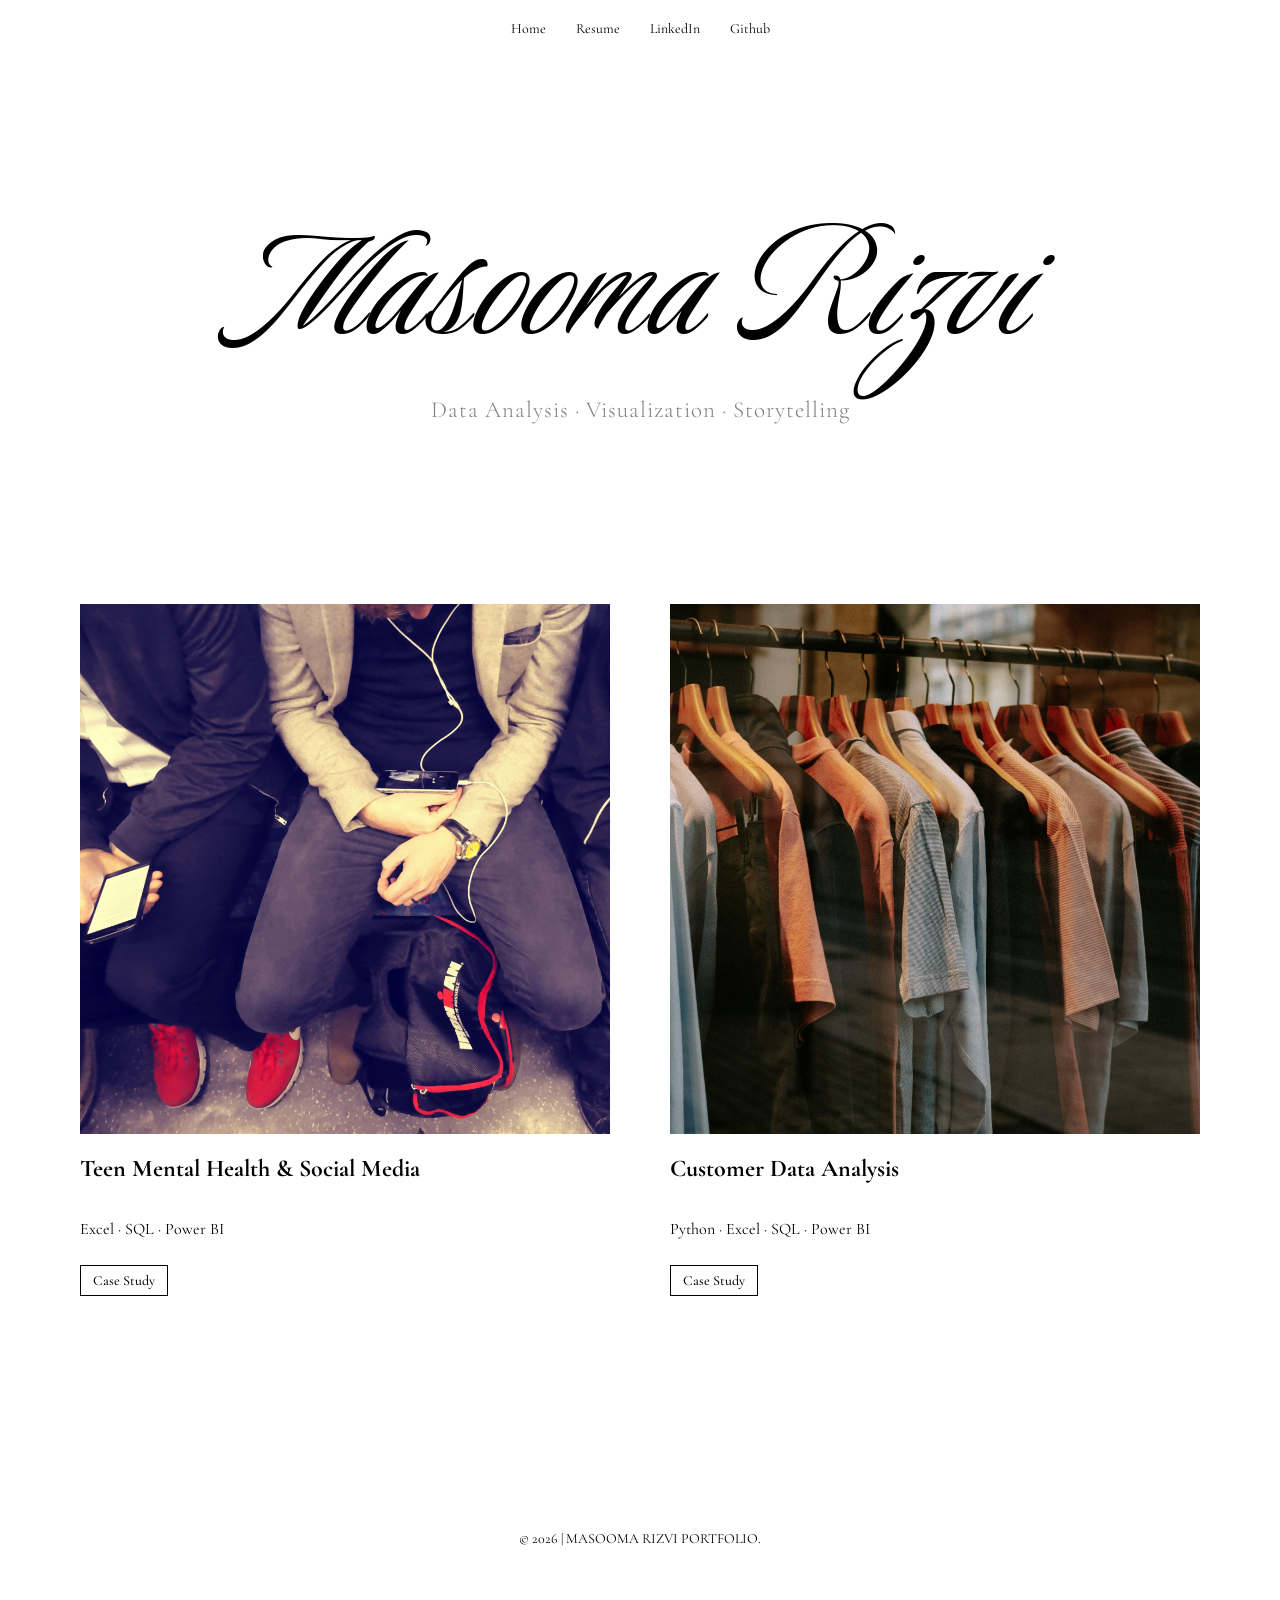
<file: index.html>
<!DOCTYPE html>
<html lang="en">
<head>
  <meta charset="UTF-8" />
  <meta name="viewport" content="width=device-width, initial-scale=1.0"/>
  <title>Masooma Rizvi Portfolio</title>
  <link href="https://fonts.googleapis.com/css2?family=Cormorant+Garamond:wght@400;700&display=swap" rel="stylesheet">
  <link rel="stylesheet" href="css/styles.css" />
  <link rel="icon" type="image/x-icon" href="Images/logo.png">
</head>
 <header class="nav-container">
  <a href="index.html" class="logo">MASOOMA RIZVI</a>
  <nav class="nav">
  <ul>
    <li><a href="index.html">Home</a></li>
    <li><a href="Masooma_Rizvi_Resume_Website.pdf" target="_blank">Resume</a></li>
    <li><a href="https://www.linkedin.com/in/masooma-r-2693ab368" target="_blank">LinkedIn</a></li>
    <li><a href="https://github.com/msm-rzv" target="_blank">Github</a></li>
  </ul>
</nav>
</header>
<body>

<header class="intro">
  <h1>Masooma Rizvi</h1>
  <p class="tagline">Data Analysis · Visualization · Storytelling</p>
</header>

<section class="projects">

  <div class="project-wrapper">
    <div class="project">
      <a href="TeenMentalHealth.html">
        <img src="Images/TeenMentalHealth.jpg" alt="Teen Mental Health project image">
      </a>
    </div>
    <h2 class="project-title">Teen Mental Health & Social Media</h2>
    <p class="project-description">Excel · SQL · Power BI</p>
    <div class="buttons">
      <a href="TeenMentalHealth.html">Case Study</a>
    </div>
  </div>


<div class="project-wrapper">
  <div class="project">
    <a href="CustomerAnalysis.html">
    <img src="Images/CustomerAnalysis.jpg" alt="Customer Analysis project image">
    </a>
  </div>
  <h2 class="project-title">Customer Data Analysis</h2>
  <p class="project-description">Python · Excel · SQL · Power BI </p>
  <div class="buttons">
    <a href="CustomerAnalysis.html">Case Study</a>
  </div>
</div>

</section>

<footer class="site-footer">
  <p>&copy; 2026 | MASOOMA RIZVI PORTFOLIO.</p>
</footer>

</body>
</html>
</file>
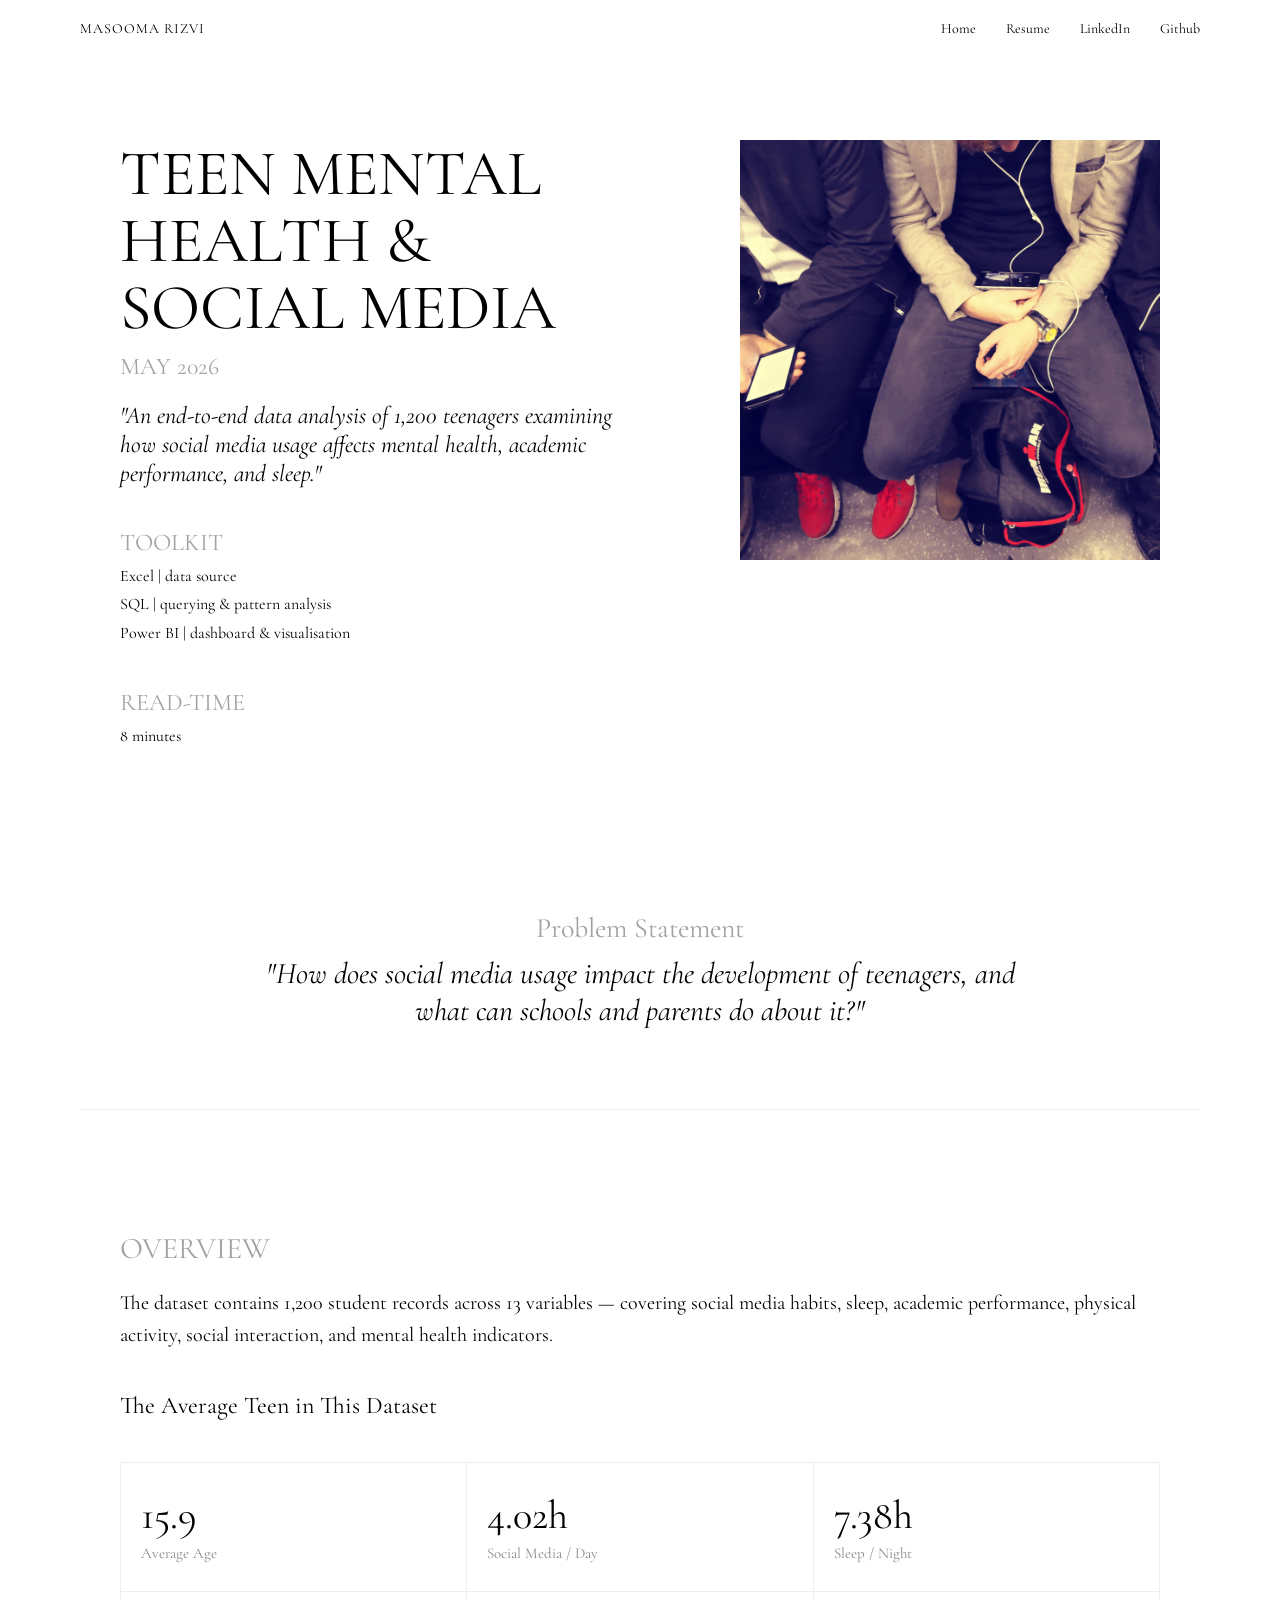
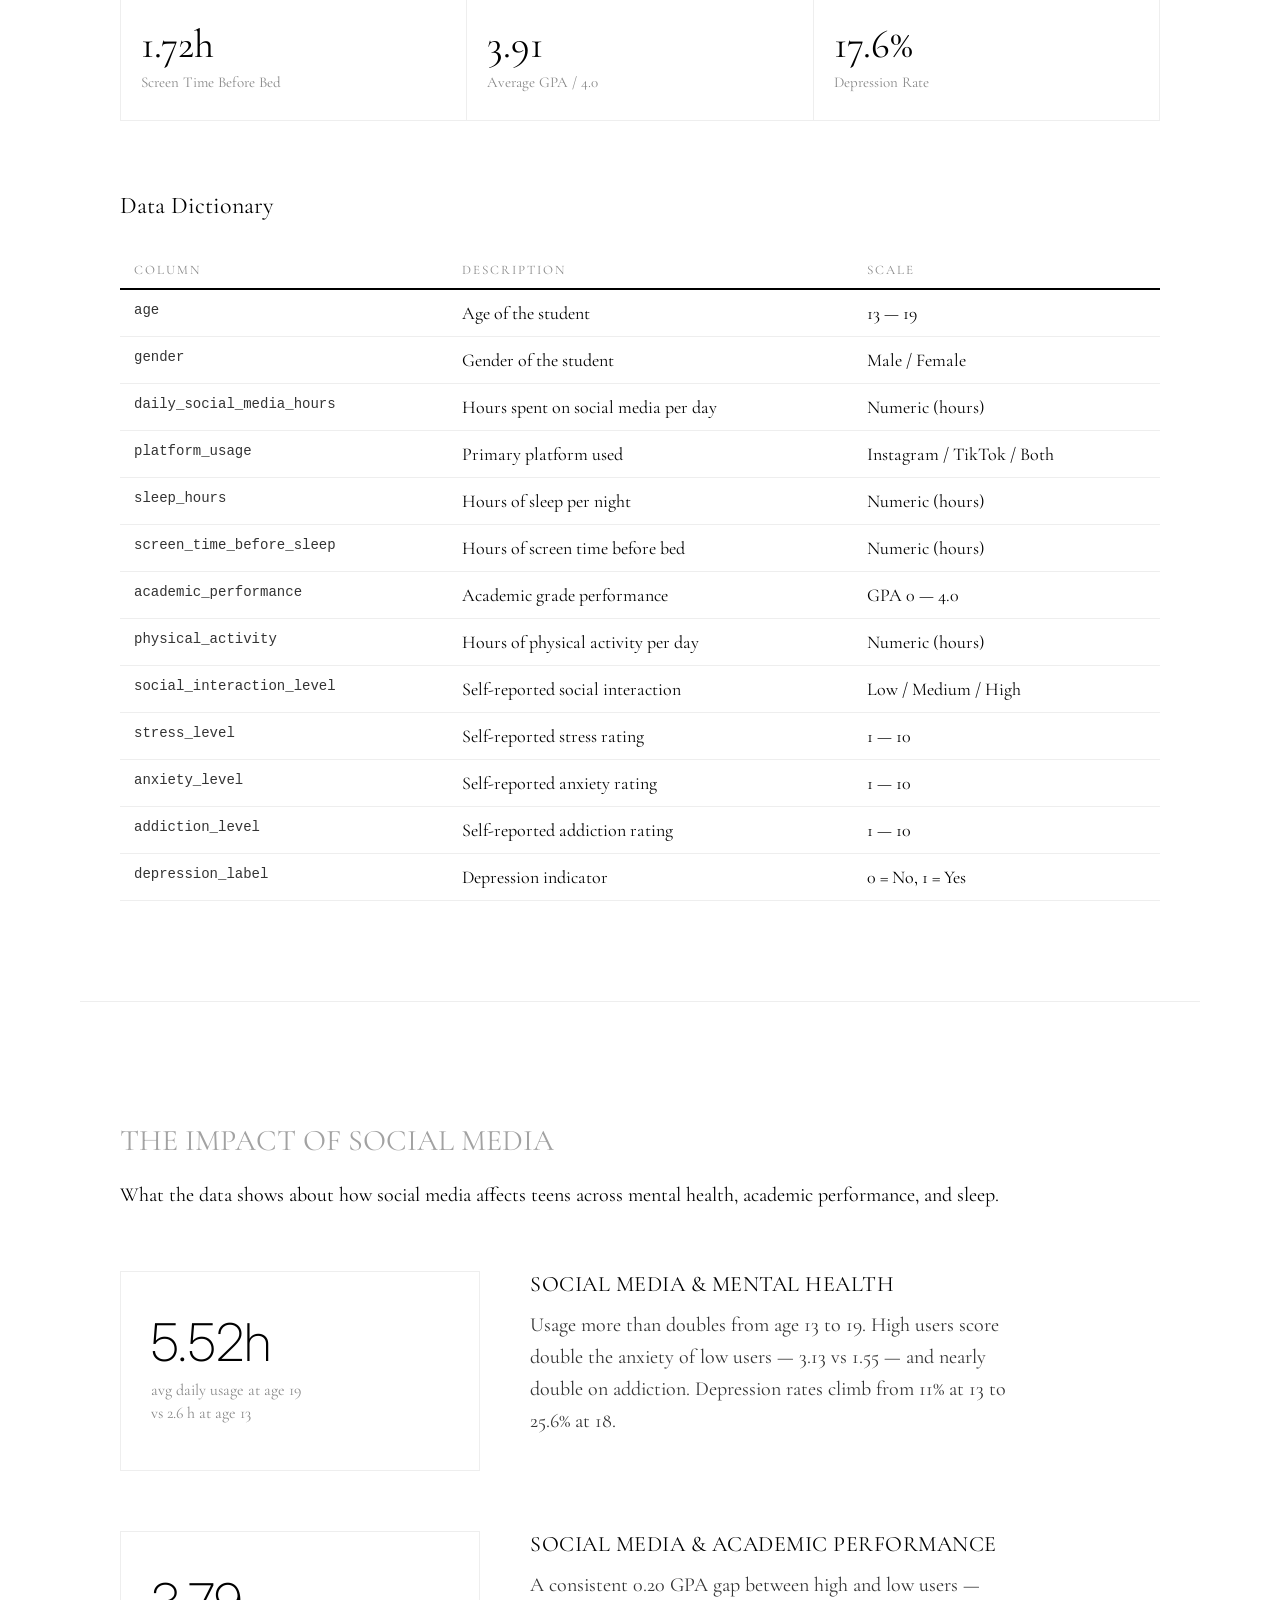
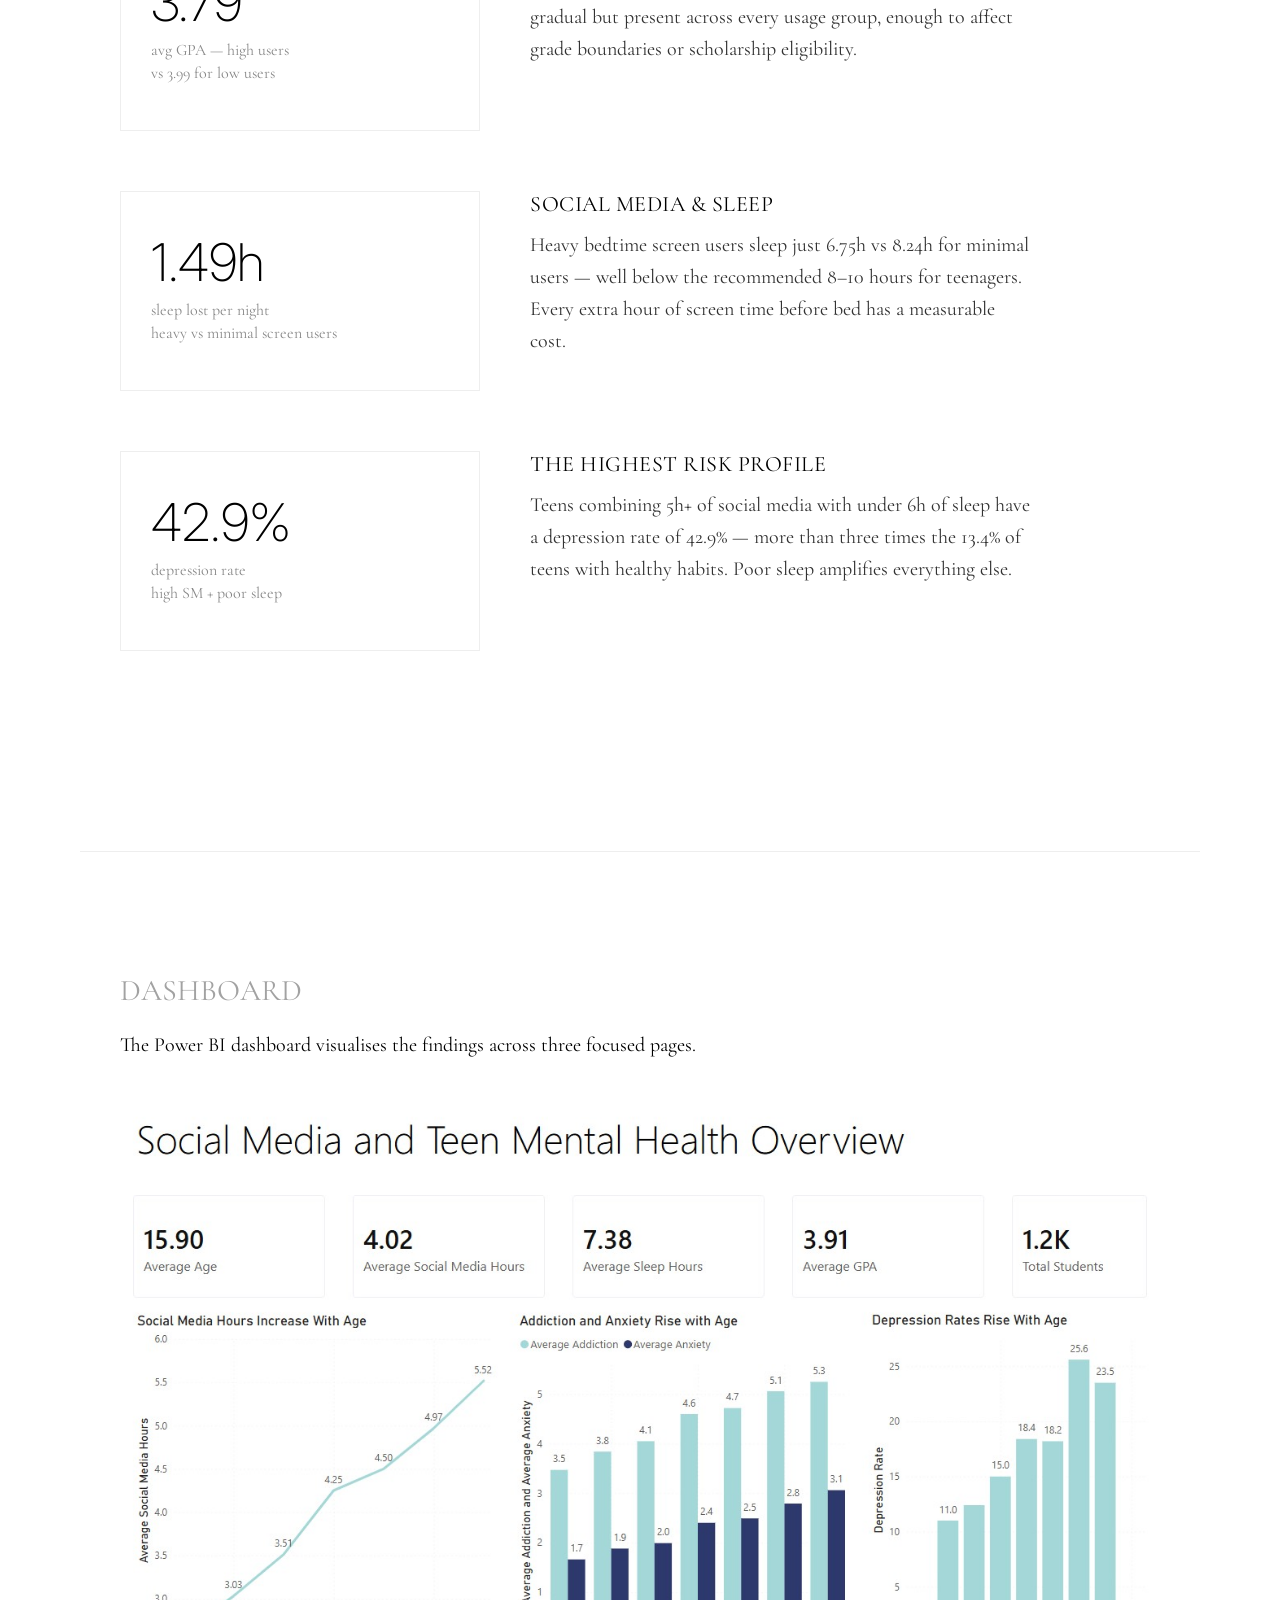
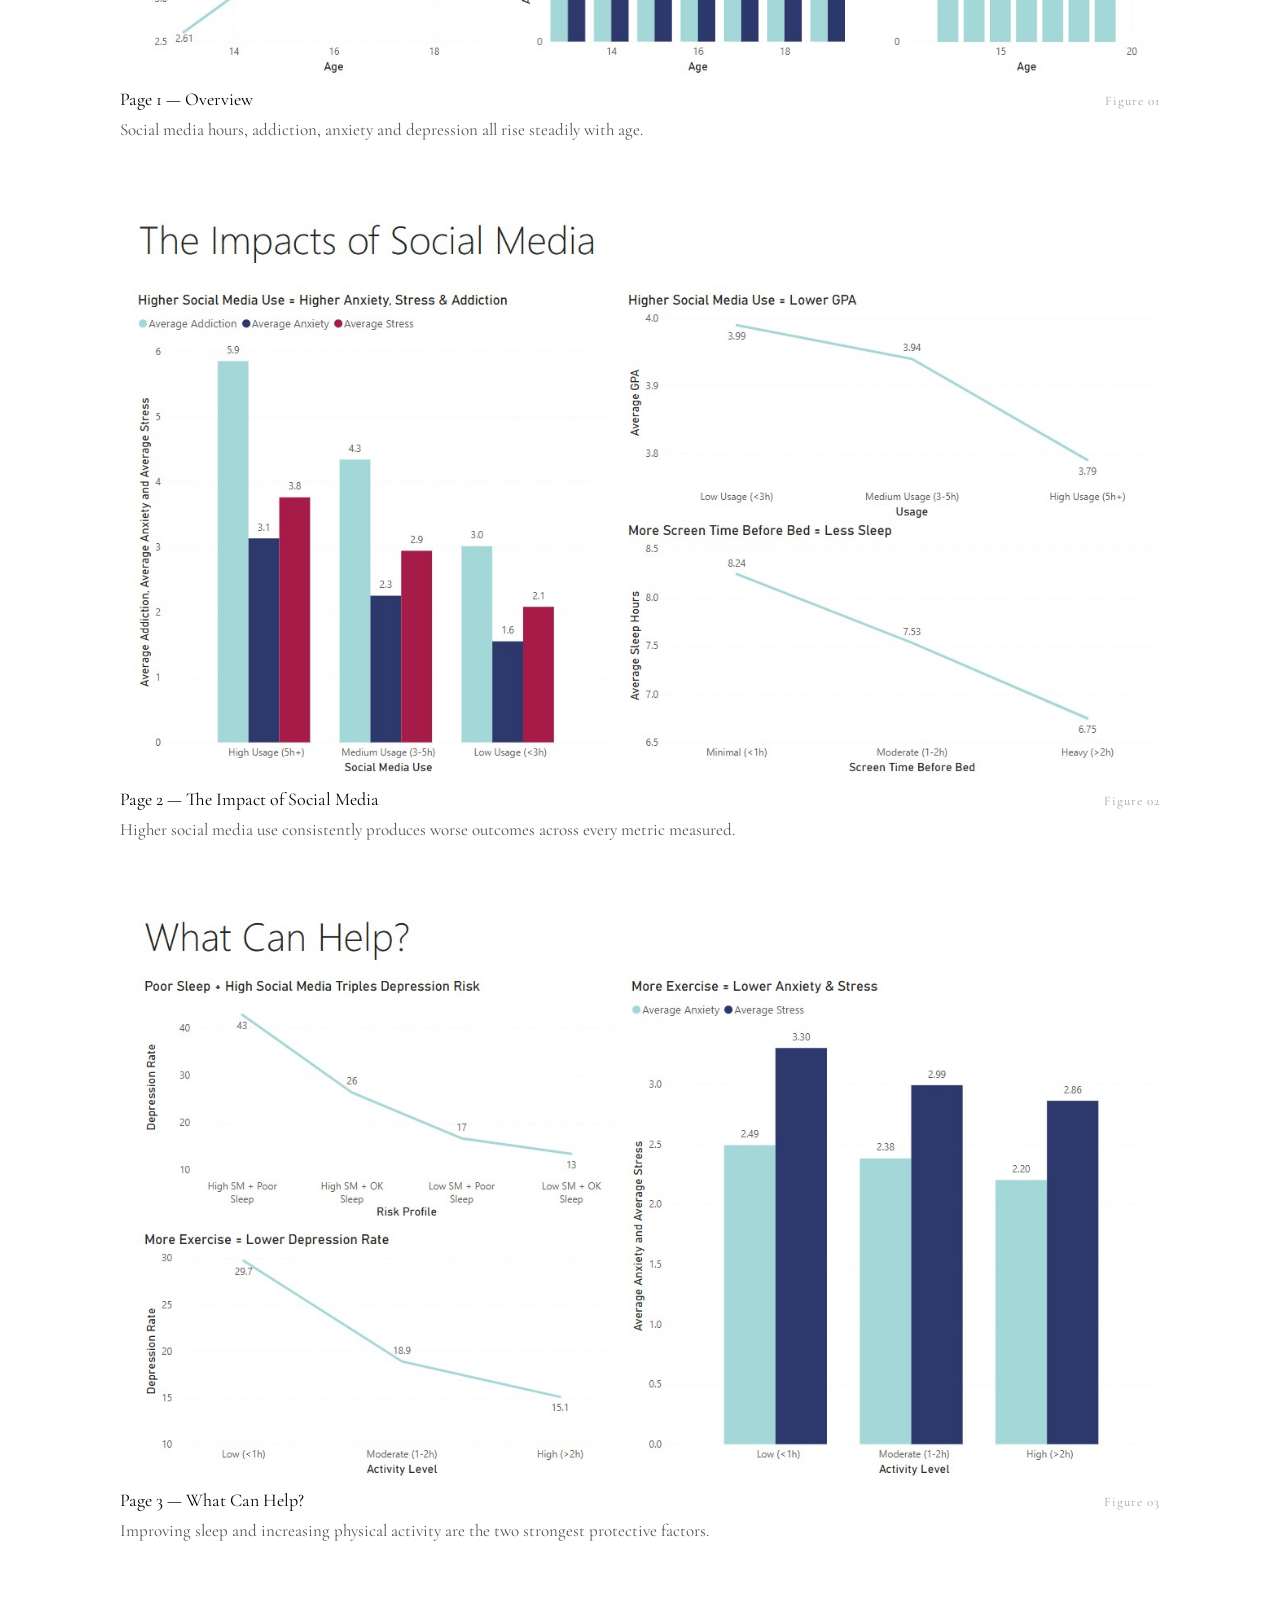
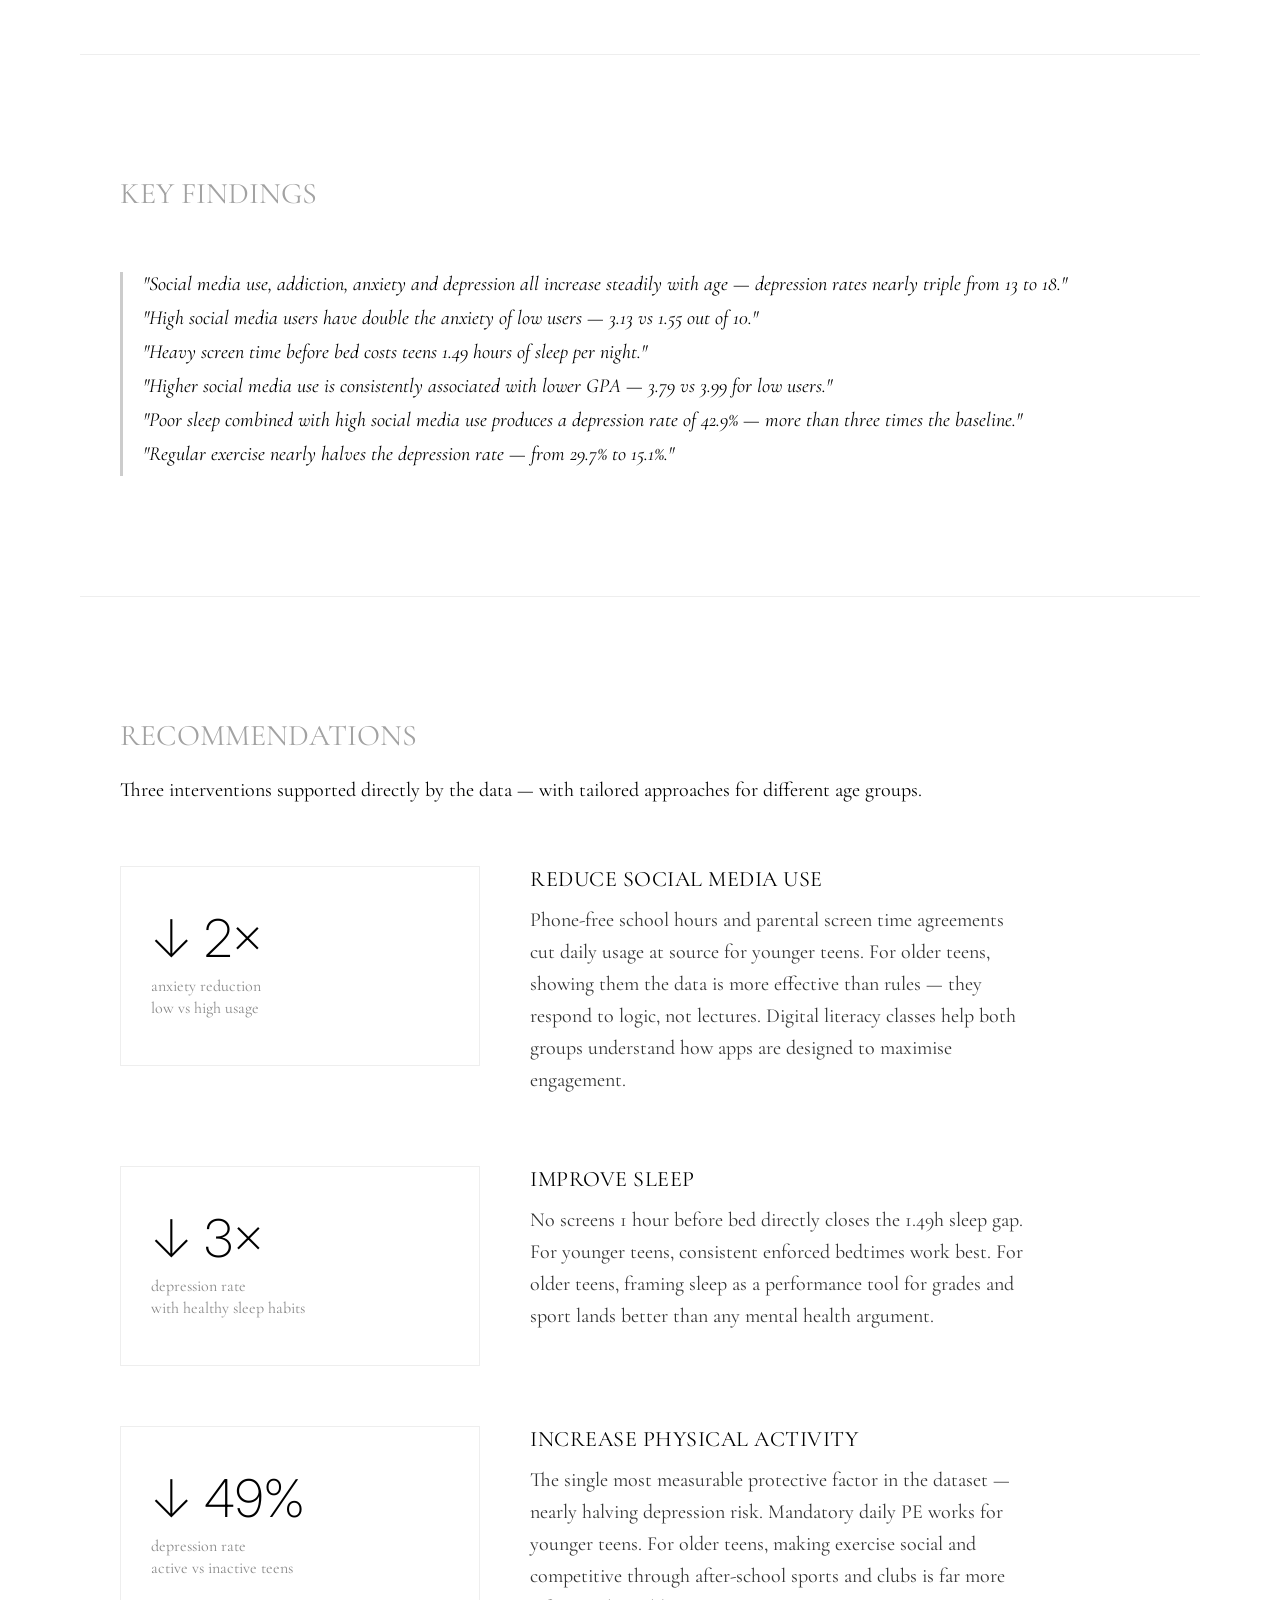
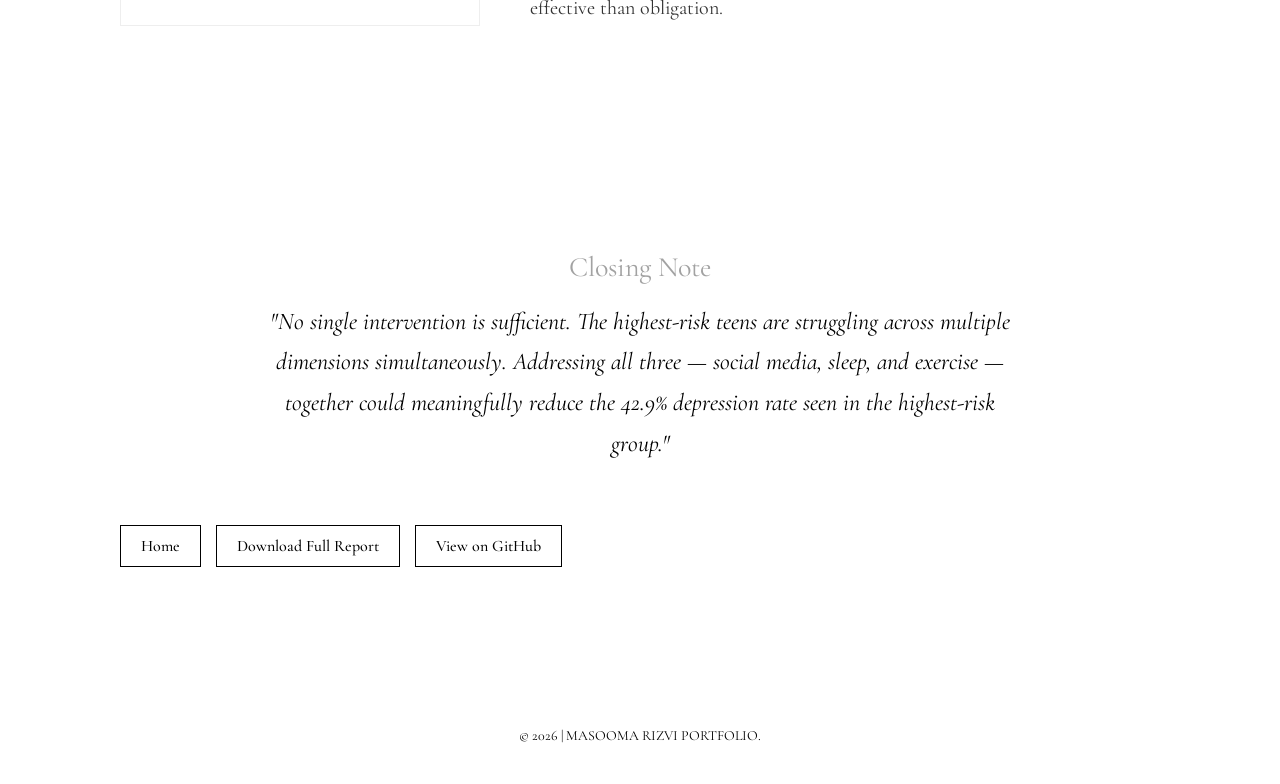
<file: TeenMentalHealth.html>
<!DOCTYPE html>
<html lang="en">
<head>
  <meta charset="UTF-8">
  <meta name="viewport" content="width=device-width, initial-scale=1.0">
  <link href="https://fonts.googleapis.com/css2?family=Cormorant+Garamond:wght@400;700&display=swap" rel="stylesheet">
  <link href="https://fonts.googleapis.com/css2?family=Inter:wght@200;300;400&family=Cormorant+Garamond:wght@400;700&display=swap" rel="stylesheet">
  <title>Teen Mental Health & Social Media</title>
  <link rel="stylesheet" href="css/teen.css">
  <link rel="icon" type="image/x-icon" href="Images/logo.png">
</head>

<body>

  <!-- NAV -->
  <header class="nav-container">
    <a href="index.html" class="logo">MASOOMA RIZVI</a>
    <nav class="nav">
      <ul>
        <li><a href="index.html">Home</a></li>
        <li><a href="Masooma_Rizvi_Resume_Website.pdf" target="_blank">Resume</a></li>
        <li><a href="https://www.linkedin.com/in/masooma-r-2693ab368" target="_blank">LinkedIn</a></li>
        <li><a href="https://github.com/msm-rzv" target="_blank">Github</a></li>
      </ul>
    </nav>
  </header>

  <!-- INTRO -->
  <section class="intro-section">
    <div class="intro-text">
      <p class="project-title">TEEN MENTAL HEALTH & SOCIAL MEDIA</p>
      <p class="project-dates">MAY 2026</p>
      <p class="project-description"><em>"An end-to-end data analysis of 1,200 teenagers examining how social media usage affects mental health, academic performance, and sleep."</em></p>

      <p class="section-label">TOOLKIT</p>
      <p class="toolkit">
        Excel | data source<br>
        SQL | querying & pattern analysis <br>
        Power BI | dashboard & visualisation<br>
      </p>

      <p class="section-label">READ-TIME</p>
      <p class="read-time">8 minutes</p>
    </div>

    <div class="intro-img">
      <img src="Images/TeenMentalHealth.jpg" alt="Teen Mental Health Dashboard">
    </div>
  </section>

  <!-- PROBLEM STATEMENT -->
  <div class="quote">
    <p>Problem Statement</p>
    "How does social media usage impact the development of teenagers, and what can schools and parents do about it?"
  </div>

  <!-- OVERVIEW -->
  <hr class="section-divider">
  <section id="overview" class="content-section">
    <p class="section-tag">OVERVIEW</p>

    <p>The dataset contains 1,200 student records across 13 variables — covering social media habits, sleep, academic performance, physical activity, social interaction, and mental health indicators.</p>

    <h2>The Average Teen in This Dataset</h2>
    <div class="stats-grid">
      <div class="stat-cell"><span class="stat-number">15.9</span><span class="stat-desc">Average Age</span></div>
      <div class="stat-cell"><span class="stat-number">4.02h</span><span class="stat-desc">Social Media / Day</span></div>
      <div class="stat-cell"><span class="stat-number">7.38h</span><span class="stat-desc">Sleep / Night</span></div>
      <div class="stat-cell"><span class="stat-number">1.72h</span><span class="stat-desc">Screen Time Before Bed</span></div>
      <div class="stat-cell"><span class="stat-number">3.91</span><span class="stat-desc">Average GPA / 4.0</span></div>
      <div class="stat-cell"><span class="stat-number">17.6%</span><span class="stat-desc">Depression Rate</span></div>
    </div>

    <h2>Data Dictionary</h2>
    <table class="data-table">
      <thead>
        <tr><th>Column</th><th>Description</th><th>Scale</th></tr>
      </thead>
      <tbody>
        <tr><td class="col-name">age</td><td>Age of the student</td><td>13 — 19</td></tr>
        <tr><td class="col-name">gender</td><td>Gender of the student</td><td>Male / Female</td></tr>
        <tr><td class="col-name">daily_social_media_hours</td><td>Hours spent on social media per day</td><td>Numeric (hours)</td></tr>
        <tr><td class="col-name">platform_usage</td><td>Primary platform used</td><td>Instagram / TikTok / Both</td></tr>
        <tr><td class="col-name">sleep_hours</td><td>Hours of sleep per night</td><td>Numeric (hours)</td></tr>
        <tr><td class="col-name">screen_time_before_sleep</td><td>Hours of screen time before bed</td><td>Numeric (hours)</td></tr>
        <tr><td class="col-name">academic_performance</td><td>Academic grade performance</td><td>GPA 0 — 4.0</td></tr>
        <tr><td class="col-name">physical_activity</td><td>Hours of physical activity per day</td><td>Numeric (hours)</td></tr>
        <tr><td class="col-name">social_interaction_level</td><td>Self-reported social interaction</td><td>Low / Medium / High</td></tr>
        <tr><td class="col-name">stress_level</td><td>Self-reported stress rating</td><td>1 — 10</td></tr>
        <tr><td class="col-name">anxiety_level</td><td>Self-reported anxiety rating</td><td>1 — 10</td></tr>
        <tr><td class="col-name">addiction_level</td><td>Self-reported addiction rating</td><td>1 — 10</td></tr>
        <tr><td class="col-name">depression_label</td><td>Depression indicator</td><td>0 = No, 1 = Yes</td></tr>
      </tbody>
    </table>
  </section>

  <!-- THE IMPACT -->
  <hr class="section-divider">
  <section id="analysis" class="content-section">
    <p class="section-tag">THE IMPACT OF SOCIAL MEDIA</p>
    <p>What the data shows about how social media affects teens across mental health, academic performance, and sleep.</p>

    <div class="panels">

      <div class="panel">
        <div class="panel-stat">
          <span class="panel-stat-number">5.52h</span>
          <span class="panel-stat-label">avg daily usage at age 19<br>vs 2.6 h at age 13</span>
        </div>
        <div class="panel-content">
          <h2>Social Media & Mental Health</h2>
          <p>Usage more than doubles from age 13 to 19. High users score double the anxiety of low users — 3.13 vs 1.55 — and nearly double on addiction. Depression rates climb from 11% at 13 to 25.6% at 18.</p>
        </div>
      </div>

      <div class="panel">
        <div class="panel-stat">
          <span class="panel-stat-number">3.79</span>
          <span class="panel-stat-label">avg GPA — high users<br>vs 3.99 for low users</span>
        </div>
        <div class="panel-content">
          <h2>Social Media & Academic Performance</h2>
          <p>A consistent 0.20 GPA gap between high and low users — gradual but present across every usage group, enough to affect grade boundaries or scholarship eligibility.</p>
        </div>
      </div>

      <div class="panel">
        <div class="panel-stat">
          <span class="panel-stat-number">1.49h</span>
          <span class="panel-stat-label">sleep lost per night<br>heavy vs minimal screen users</span>
        </div>
        <div class="panel-content">
          <h2>Social Media & Sleep</h2>
          <p>Heavy bedtime screen users sleep just 6.75h vs 8.24h for minimal users — well below the recommended 8–10 hours for teenagers. Every extra hour of screen time before bed has a measurable cost.</p>
        </div>
      </div>

      <div class="panel">
        <div class="panel-stat">
          <span class="panel-stat-number">42.9%</span>
          <span class="panel-stat-label">depression rate<br>high SM + poor sleep</span>
        </div>
        <div class="panel-content">
          <h2>The Highest Risk Profile</h2>
          <p>Teens combining 5h+ of social media with under 6h of sleep have a depression rate of 42.9% — more than three times the 13.4% of teens with healthy habits. Poor sleep amplifies everything else.</p>
        </div>
      </div>

    </div>
  </section>

  <!-- DASHBOARD -->
  <hr class="section-divider">
  <section id="dashboard" class="content-section">
    <p class="section-tag">DASHBOARD</p>
    <p>The Power BI dashboard visualises the findings across three focused pages.</p>

    <div class="dashboard-grid">

      <div class="dashboard-item">
        <img src="Images/figure 1.jpg" alt="Dashboard Page 1 — Overview">
        <div class="dashboard-caption">
          <span class="dashboard-caption-title">Page 1 — Overview</span>
          <span class="dashboard-caption-fig">Figure 01</span>
        </div>
        <p class="dashboard-caption-desc">Social media hours, addiction, anxiety and depression all rise steadily with age.</p>
      </div>

      <div class="dashboard-item">
        <img src="Images/figure2.jpg" alt="Dashboard Page 2 — Impact">
        <div class="dashboard-caption">
          <span class="dashboard-caption-title">Page 2 — The Impact of Social Media</span>
          <span class="dashboard-caption-fig">Figure 02</span>
        </div>
        <p class="dashboard-caption-desc">Higher social media use consistently produces worse outcomes across every metric measured.</p>
      </div>

      <div class="dashboard-item">
        <img src="Images/figure3.jpg" alt="Dashboard Page 3 — What Can Help">
        <div class="dashboard-caption">
          <span class="dashboard-caption-title">Page 3 — What Can Help?</span>
          <span class="dashboard-caption-fig">Figure 03</span>
        </div>
        <p class="dashboard-caption-desc">Improving sleep and increasing physical activity are the two strongest protective factors.</p>
      </div>

    </div>
  </section>

  <!-- KEY FINDINGS -->
  <hr class="section-divider">
  <section id="findings" class="content-section">
    <p class="section-tag">KEY FINDINGS</p>

    <div class="quotes">
      <p>"Social media use, addiction, anxiety and depression all increase steadily with age — depression rates nearly triple from 13 to 18."</p>
      <p>"High social media users have double the anxiety of low users — 3.13 vs 1.55 out of 10."</p>
      <p>"Heavy screen time before bed costs teens 1.49 hours of sleep per night."</p>
      <p>"Higher social media use is consistently associated with lower GPA — 3.79 vs 3.99 for low users."</p>
      <p>"Poor sleep combined with high social media use produces a depression rate of 42.9% — more than three times the baseline."</p>
      <p>"Regular exercise nearly halves the depression rate — from 29.7% to 15.1%."</p>
    </div>
  </section>

  <!-- RECOMMENDATIONS -->
  <hr class="section-divider">
  <section id="recommendations" class="content-section">
    <p class="section-tag">RECOMMENDATIONS</p>
    <p>Three interventions supported directly by the data — with tailored approaches for different age groups.</p>

    <div class="panels">

      <div class="panel">
        <div class="panel-stat">
          <span class="panel-stat-number">↓ 2×</span>
          <span class="panel-stat-label">anxiety reduction<br>low vs high usage</span>
        </div>
        <div class="panel-content">
          <h2>Reduce Social Media Use</h2>
          <p>Phone-free school hours and parental screen time agreements cut daily usage at source for younger teens. For older teens, showing them the data is more effective than rules — they respond to logic, not lectures. Digital literacy classes help both groups understand how apps are designed to maximise engagement.</p>
        </div>
      </div>

      <div class="panel">
        <div class="panel-stat">
          <span class="panel-stat-number">↓ 3×</span>
          <span class="panel-stat-label">depression rate<br>with healthy sleep habits</span>
        </div>
        <div class="panel-content">
          <h2>Improve Sleep</h2>
          <p>No screens 1 hour before bed directly closes the 1.49h sleep gap. For younger teens, consistent enforced bedtimes work best. For older teens, framing sleep as a performance tool for grades and sport lands better than any mental health argument.</p>
        </div>
      </div>

      <div class="panel">
        <div class="panel-stat">
          <span class="panel-stat-number">↓ 49%</span>
          <span class="panel-stat-label">depression rate<br>active vs inactive teens</span>
        </div>
        <div class="panel-content">
          <h2>Increase Physical Activity</h2>
          <p>The single most measurable protective factor in the dataset — nearly halving depression risk. Mandatory daily PE works for younger teens. For older teens, making exercise social and competitive through after-school sports and clubs is far more effective than obligation.</p>
        </div>
      </div>

    </div>

    <div class="closing-box">
      <span class="closing-box-label">Closing Note</span>
      "No single intervention is sufficient. The highest-risk teens are struggling across multiple dimensions simultaneously. Addressing all three — social media, sleep, and exercise — together could meaningfully reduce the 42.9% depression rate seen in the highest-risk group."
    </div>

    <div class="buttons">
        <a href="index.html">Home</a>
      <a href="Teen_Mental_Health_Case_Study_Final.pdf"_blank">Download Full Report</a>
      <a href="https://github.com/msm-rzv/Teen-mental-health-analysis" target="_blank">View on GitHub</a>
    </div>

  </section>

  <!-- FOOTER -->
  <footer class="site-footer">
    <p>&copy; 2026 | MASOOMA RIZVI PORTFOLIO.</p>
  </footer>

  <script>
    const panelObserver = new IntersectionObserver((entries) => {
      entries.forEach(entry => { if (entry.isIntersecting) entry.target.classList.add('visible'); });
    }, { threshold: 0.15 });
    document.querySelectorAll('.panel, .dashboard-item').forEach(p => panelObserver.observe(p));
  </script>

</body>
</html>
</file>
<file: css/styles.css>
@import url('https://fonts.googleapis.com/css2?family=Luxurious+Script&family=Cormorant+Garamond:wght@300;400;700&display=swap');

body {
  font-family: 'Cormorant Garamond', serif;
  margin: 0;
  background-color: #fff;
  color: #000;
  overflow-x: hidden;
}

/* ========== CENTERED NAVIGATION - NO LOGO (from lafs.css) ========== */
.nav-container {
  font-family: 'Cormorant Garamond', serif;
  position: absolute;
  top: 20px;
  left: 0;
  right: 0;
  display: flex;
  justify-content: center;
  align-items: center;
  padding: 0 20px;
  font-size: 14px;
  z-index: 100;
  opacity: 0;
  animation: fadeInDown 1s ease forwards;
  animation-delay: 0.2s;
}

.logo {
  display: none;
}

.nav ul {
  list-style: none;
  padding: 0;
  margin: 0;
  display: flex;
  gap: 30px;
}

.nav li {
  opacity: 0;
  transform: translateY(-10px);
  animation: fadeInDown 0.6s ease forwards;
}

.nav li:nth-child(1) { animation-delay: 0.3s; }
.nav li:nth-child(2) { animation-delay: 0.4s; }
.nav li:nth-child(3) { animation-delay: 0.5s; }
.nav li:nth-child(4) { animation-delay: 0.6s; }

.nav a {
  text-decoration: none;
  color: #000;
  position: relative;
  transition: color 0.3s ease;
}

.nav a::after {
  content: '';
  position: absolute;
  width: 0;
  height: 1px;
  bottom: -3px;
  left: 50%;
  background-color: #000;
  transition: all 0.3s ease;
  transform: translateX(-50%);
}

.nav a:hover::after {
  width: 100%;
}

.nav a:hover {
  color: #808080;
}

/* Beautiful intro animations */
.intro {
  text-align: center;
  margin-top: 180px;
  margin-bottom: 100px;
}

.intro h1 {
  font-family: 'Luxurious Script', cursive;
  font-size: 180px;
  font-weight: 400;
  margin: 0;
  color: #000;
  letter-spacing: 2px;
  opacity: 0;
  transform: translateY(30px);
  animation: fadeInUp 1s ease forwards;
  animation-delay: 0.4s;
  position: relative;
  z-index: 2;
}

.intro .tagline {
  font-family: 'Cormorant Garamond', serif;
  font-size: 23px;
  font-weight: 300;
  margin-top: 0px;
  color: #808080;
  letter-spacing: 1px;
  opacity: 0;
  transform: translateY(20px);
  animation: fadeInUp 1s ease forwards;
  animation-delay: 0.7s;
  position: relative;
  z-index: 1;
}

/* Project animations */
.project-wrapper {
  display: flex;
  flex-direction: column;
  align-items: left;
  opacity: 0;
  transform: translateY(40px);
  animation: fadeInUp 0.8s ease forwards;
}

.project-wrapper:nth-of-type(1) {
  animation-delay: 1s;
}

.project-wrapper:nth-of-type(2) {
  animation-delay: 1.15s;
}

/* Project image styles */
.project-wrapper:nth-of-type(1) .project img {
  transition: transform 0.5s ease;
}
.project-wrapper:nth-of-type(1) .project img:hover {
  transform: scale(1.03);
}

.project-wrapper:nth-of-type(2) .project img {
  transition: transform 0.5s ease;
}
.project-wrapper:nth-of-type(2) .project img:hover {
  transform: scale(1.03);
}

.projects {
  display: grid;
  grid-template-columns: repeat(2, 1fr);
  gap: 60px;
  padding: 80px;
  max-width: 1200px;
  margin: 0 auto;
}

.project {
  width: 100%;
  aspect-ratio: 1 / 1;
  overflow: hidden;
}
.project a {
  display: block;
  width: 100%;
  height: 100%;
}

.project img {
  width: 100%;
  height: 100%;
  object-fit: cover;
  display: block;
  margin-bottom: 0;
}

.project img:hover {
  transform: scale(1.03);
  transition: transform 0.3s ease;
}

.project title {
  margin-bottom: 0;
  font-size: 18px;
  font-weight: 100;
}
/* ========== BUTTONS WITH SLIDE EFFECT (from lafs.css) ========== */
.buttons {
  margin-top: 10px;
  display: flex;
  gap: 10px;
  flex-wrap: wrap;
}

.buttons a {
  text-decoration: none;
  font-size: 14px;
  padding: 6px 12px;
  border: 1px solid #000;
  color: #000;
  font-weight: 500;
  position: relative;
  overflow: hidden;
  transition: all 0.4s cubic-bezier(0.4, 0, 0.2, 1);
}

.buttons a::before {
  content: '';
  position: absolute;
  top: 0;
  left: -100%;
  width: 100%;
  height: 100%;
  background-color: #000;
  transition: left 0.4s cubic-bezier(0.4, 0, 0.2, 1);
  z-index: -1;
}

.buttons a:hover::before {
  left: 0;
}

.buttons a:hover {
  color: #fff;
  transform: translateY(-4px);
  box-shadow: 0 8px 20px rgba(0,0,0,0.25);
}

.site-footer {
  text-align: center;
  padding: 40px 30px;
  margin-top: 100px;
  font-size: 14px;
  font-family: 'Cormorant Garamond', serif;
  opacity: 0;
  animation: fadeInUp 0.8s ease forwards;
  animation-delay: 1.6s;
}

/* ========== KEYFRAME ANIMATIONS ========== */
@keyframes fadeInUp {
  to {
    opacity: 1;
    transform: translateY(0);
  }
}

@keyframes fadeInDown {
  from {
    opacity: 0;
    transform: translateY(-20px);
  }
  to {
    opacity: 1;
    transform: translateY(0);
  }
}

/* ========== MOBILE STYLES ========== */
@media (max-width: 768px) {
  .nav-container {
    position: static;
    flex-direction: column;
    padding: 15px;
    align-items: center;
  }
  
  .logo {
    display: none;
  }
  
  .nav ul {
    margin-top: 15px;
    flex-wrap: wrap;
    justify-content: center;
    gap: 15px;
  }

  .intro {
    margin-top: 80px;
    margin-bottom: 40px;
    padding: 0 15px;
  }
  
  .intro h1 {
    font-size: 60px;
    margin-bottom: 15px;
  }
  
  .intro .tagline {
    font-size: 15px;
  }
  
  .projects {
    grid-template-columns: 1fr;
    padding: 0 15px 20px;
    gap: 30px;
  }
  
  .project {
    width: calc(100% - 10px);
    height: auto;
    padding: 12px;
    margin: 0 auto;
  }

  .project-title {
    font-size: 16px;
  }
  
  .project-description {
    font-size: 13px;
  }

  .nav {
    width: 100%;
    display: flex;
    justify-content: center;
  }
  
  .nav ul {
    display: flex;
    flex-wrap: wrap;
    justify-content: center;
    gap: 15px;
    margin-top: 15px;
    padding: 0;
    width: 100%;
    max-width: 400px;
  }
  
  .nav li {
    margin: 0;
  }

  .project-wrapper .project img {
    transform: none !important;
  }
}
</file>
<file: css/teen.css>
@import url('https://fonts.googleapis.com/css2?family=Cormorant+Garamond:ital,wght@0,300;0,400;0,500;0,700;1,400&display=swap');
@import url('https://fonts.googleapis.com/css2?family=Inter:wght@200;300;400&display=swap');

/* ========== RESET & BASE ========== */
*, *::before, *::after { box-sizing: border-box; margin: 0; padding: 0; }

body {
  font-family: 'Cormorant Garamond', serif;
  background-color: #fff;
  color: #000;
  overflow-x: hidden;
}

/* ========== NAVIGATION ========== */
.nav-container {
  font-family: 'Cormorant Garamond', serif;
  position: absolute;
  top: 20px;
  left: 0; right: 0;
  display: flex;
  justify-content: space-between;
  align-items: center;
  padding: 0 80px;
  font-size: 14px;
  z-index: 100;
  opacity: 0;
  animation: fadeInDown 1s ease forwards;
  animation-delay: 0.2s;
}

.logo {
  font-family: 'Cormorant Garamond', serif;
  font-size: 14px;
  text-decoration: none;
  color: #000;
  letter-spacing: 1px;
}

.nav ul {
  list-style: none;
  display: flex;
  gap: 30px;
}

.nav li {
  opacity: 0;
  transform: translateY(-10px);
  animation: fadeInDown 0.6s ease forwards;
}
.nav li:nth-child(1) { animation-delay: 0.3s; }
.nav li:nth-child(2) { animation-delay: 0.4s; }
.nav li:nth-child(3) { animation-delay: 0.5s; }
.nav li:nth-child(4) { animation-delay: 0.6s; }

.nav a {
  text-decoration: none;
  color: #000;
  position: relative;
  transition: color 0.3s ease;
}
.nav a::after {
  content: '';
  position: absolute;
  width: 0; height: 1px;
  bottom: -3px; left: 50%;
  background-color: #000;
  transition: all 0.3s ease;
  transform: translateX(-50%);
}
.nav a:hover::after { width: 100%; }
.nav a:hover { color: #808080; }

/* ========== INTRO SECTION ========== */
.intro-section {
  display: flex;
  align-items: flex-start;
  justify-content: space-between;
  padding: 140px 80px 80px;
  max-width: 1200px;
  margin: 0 auto;
  gap: 100px;
  opacity: 0;
  animation: fadeIn 1s ease forwards;
  animation-delay: 0.8s;
}

.intro-text {
  flex: 1;
  max-width: 620px;
  opacity: 0;
  transform: translateX(-40px);
  animation: slideInLeft 1s cubic-bezier(0.4, 0, 0.2, 1) forwards;
  animation-delay: 1s;
}

.project-title {
  font-size: 64px;
  font-weight: 400;
  margin-bottom: 10px;
  line-height: 1.05;
  opacity: 0;
  transform: translateY(30px);
  animation: fadeInUp 1s cubic-bezier(0.4, 0, 0.2, 1) forwards;
  animation-delay: 1.2s;
}

.project-dates {
  font-size: 24px;
  color: #A2A2A2;
  margin-bottom: 20px;
  opacity: 0;
  animation: fadeIn 0.8s ease forwards;
  animation-delay: 1.4s;
}

.project-description {
  font-size: 24px;
  margin: 10px 0;
  opacity: 0;
  animation: fadeIn 0.8s ease forwards;
  animation-delay: 1.5s;
}

.section-label {
  font-size: 24px;
  color: #A2A2A2;
  margin-top: 40px;
  margin-bottom: 5px;
  opacity: 0;
  animation: fadeIn 0.8s ease forwards;
  animation-delay: 1.6s;
}

.toolkit, .read-time {
  font-size: 16px;
  margin-bottom: 20px;
  line-height: 1.8;
  opacity: 0;
  animation: fadeIn 0.8s ease forwards;
  animation-delay: 1.7s;
}

.intro-img {
  flex-shrink: 0;
  opacity: 0;
  transform: translateX(40px) scale(0.95);
  animation: slideInRight 1s cubic-bezier(0.4, 0, 0.2, 1) forwards;
  animation-delay: 1.3s;
}

.intro-img img {
  max-width: 420px;
  width: 100%;
  height: auto;
  display: block;
  transition: transform 0.5s cubic-bezier(0.4, 0, 0.2, 1);
}
.intro-img img:hover { transform: scale(1.03); }

/* ========== PROBLEM STATEMENT QUOTE ========== */
.quote {
  text-align: center;
  font-style: italic;
  font-size: 30px;
  margin: 60px auto;
  max-width: 800px;
  opacity: 0;
  transform: translateY(40px) scale(0.98);
  animation: fadeInScale 1.2s cubic-bezier(0.4, 0, 0.2, 1) forwards;
  animation-delay: 0.3s;
}

.quote p {
  font-style: normal;
  font-size: 28px;
  color: #A2A2A2;
  margin-bottom: 10px;
}

/* ========== CONTENT SECTIONS ========== */
.content-section {
  display: flex;
  flex-direction: column;
  padding: 0 80px;
  margin: 120px auto 0;
  max-width: 1200px;
  align-items: flex-start;
  opacity: 0;
  transform: translateY(60px);
  animation: fadeInUp 1s cubic-bezier(0.4, 0, 0.2, 1) forwards;
  animation-delay: 0.2s;
}

.section-tag {
  font-size: 30px;
  color: #A2A2A2;
  margin-bottom: 20px;
  opacity: 0;
  animation: slideInLeft 0.8s ease forwards;
  animation-delay: 0.4s;
}

.content-section > p:not(.section-tag),
.content-section li {
  font-size: 20px;
  line-height: 1.6;
  opacity: 0;
  animation: fadeIn 0.8s ease forwards;
  animation-delay: 0.6s;
}

h2 {
  font-weight: 400;
  font-size: 24px;
  margin: 40px 0 12px;
}

/* ========== STATS GRID ========== */
.stats-grid {
  display: grid;
  grid-template-columns: repeat(3, 1fr);
  gap: 0;
  margin: 30px 0;
  width: 100%;
  border-top: 1px solid #eee;
  border-left: 1px solid #eee;
}

.stat-cell {
  padding: 28px 20px;
  border-bottom: 1px solid #eee;
  border-right: 1px solid #eee;
  transition: background 0.3s ease;
}
.stat-cell:hover { background: #f8f8f8; }

.stat-number {
  font-family: 'Cormorant Garamond', serif;
  font-weight: 400;
  font-size: 40px;
  display: block;
  margin-bottom: 4px;
}

.stat-desc {
  font-family: 'Cormorant Garamond', serif;
  font-size: 15px;
  color: #888;
}

/* ========== DATA TABLE ========== */
.data-table {
  width: 100%;
  border-collapse: collapse;
  margin: 20px 0;
  font-size: 18px;
}
.data-table th {
  text-align: left;
  font-weight: 400;
  font-size: 13px;
  letter-spacing: 2px;
  text-transform: uppercase;
  color: #888;
  padding: 10px 14px;
  border-bottom: 2px solid #000;
}
.data-table td {
  padding: 12px 14px;
  border-bottom: 1px solid #eee;
  vertical-align: top;
  transition: background 0.2s ease;
}
.data-table tr:hover td { background: #f8f8f8; }
.data-table .col-name {
  font-family: 'Courier New', monospace;
  font-size: 14px;
  color: #333;
}

/* ========== NUMBERED PANELS ========== */
.panels {
  margin: 60px 0;
  width: 100%;
}

.panel {
  display: flex;
  align-items: flex-start;
  margin-bottom: 60px;
  opacity: 0;
  transform: translateY(50px);
  transition: all 0.8s cubic-bezier(0.4, 0, 0.2, 1);
}
.panel.visible {
  opacity: 1;
  transform: translateY(0);
}

/* Stat card */
.panel-stat {
  width: 360px;
  height: 200px;
  flex-shrink: 0;
  margin-right: 50px;
  border: 1px solid #eee;
  display: flex;
  flex-direction: column;
  justify-content: center;
  padding: 30px;
  transition: border-color 0.4s ease, box-shadow 0.4s ease;
}
.panel:hover .panel-stat {
  border-color: #000;
  box-shadow: 0 8px 30px rgba(0,0,0,0.08);
}

.panel-stat-number {
  font-family: 'Inter', sans-serif;
  font-weight: 200;
  font-size: 52px;
  line-height: 1;
  margin-bottom: 10px;
  
}

.panel-stat-label {
  font-family: 'Cormorant Garamond', serif;
  font-size: 16px;
  color: #888;
  line-height: 1.4;
}

.panel-content {
  flex: 1;
  max-width: 500px;
}

.panel-content h2 {
  font-size: 22px;
  font-weight: 400;
  text-transform: uppercase;
  letter-spacing: 0.5px;
  margin: 0 0 12px;
  transition: color 0.3s ease;
}
.panel:hover .panel-content h2 { color: #808080; }

.panel-content p {
  font-size: 20px;
  line-height: 1.6;
  color: #333;
  margin-bottom: 10px;
}

.panel-content ul { list-style: none; padding: 0; }
.panel-content li {
  font-size: 20px;
  line-height: 1.6;
  color: #333;
  padding-left: 24px;
  position: relative;
  margin-bottom: 8px;
  transition: transform 0.3s ease;
}
.panel:hover .panel-content li { transform: translateX(5px); }
.panel-content li::before {
  content: "•";
  position: absolute;
  left: 0;
  color: #000;
}

/* ========== DASHBOARD IMAGES ========== */
.dashboard-grid {
  display: flex;
  flex-direction: column;
  gap: 50px;
  margin: 30px 0;
  width: 100%;
}

.dashboard-item {
  opacity: 0;
  transform: translateY(40px);
  transition: all 0.8s cubic-bezier(0.4, 0, 0.2, 1);
}
.dashboard-item.visible {
  opacity: 1;
  transform: translateY(0);
}

.dashboard-item img {
  width: 100%;
  height: auto;
  display: block;
  transition: box-shadow 0.5s ease;
}
.dashboard-item:hover img {
  box-shadow: 0 15px 50px rgba(0,0,0,0.1);
}

.dashboard-caption {
  display: flex;
  justify-content: space-between;
  align-items: baseline;
  margin-top: 12px;
}
.dashboard-caption-title { font-size: 18px; font-weight: 400; }
.dashboard-caption-fig { font-size: 13px; color: #A2A2A2; letter-spacing: 1px; }
.dashboard-caption-desc { font-size: 17px; color: #555; line-height: 1.6; margin-top: 6px; }

/* ========== KEY FINDINGS ========== */
.quotes {
  margin-top: 40px;
  margin-bottom: 40px;
  padding-left: 20px;
  border-left: 3px solid #ccc;
  opacity: 0;
  transform: translateX(-30px);
  animation: slideInLeft 0.8s cubic-bezier(0.4, 0, 0.2, 1) forwards;
  animation-delay: 0.6s;
  transition: border-color 0.4s ease;
}
.quotes:hover { border-left-color: #000; }

.quotes p {
  font-style: italic;
  margin-bottom: 10px;
  font-size: 20px;
  opacity: 0;
  animation: fadeIn 0.6s ease forwards;
}
.quotes p:nth-child(1) { animation-delay: 0.8s; }
.quotes p:nth-child(2) { animation-delay: 0.95s; }
.quotes p:nth-child(3) { animation-delay: 1.1s; }
.quotes p:nth-child(4) { animation-delay: 1.25s; }
.quotes p:nth-child(5) { animation-delay: 1.4s; }
.quotes p:nth-child(6) { animation-delay: 1.55s; }

/* ========== CLOSING BOX ========== */
.closing-box {
  margin: 60px auto 0;
  text-align: center;
  max-width: 800px;
  background-color: #fff;
  padding: 30px;
  border-radius: 12px;
  font-style: italic;
  font-size: 24px;
  line-height: 1.7;
  opacity: 0;
  transform: translateY(40px) scale(0.97);
  animation: popIn 1.2s cubic-bezier(0.4, 0, 0.2, 1) forwards;
  animation-delay: 0.7s;
  box-shadow: 0 0 0 rgba(0,0,0,0);
  transition: box-shadow 0.4s ease, transform 0.4s ease;
}
.closing-box:hover {
  box-shadow: 0 8px 30px rgba(0,0,0,0.1);
  transform: translateY(-3px);
}

.closing-box-label {
  font-style: normal;
  font-size: 28px;
  color: #A2A2A2;
  display: block;
  margin-bottom: 10px;
}

/* ========== BUTTONS ========== */
.buttons {
  display: flex;
  justify-content: center;
  gap: 15px;
  margin-top: 30px;
  margin-bottom: 20px;
  flex-wrap: wrap;
  opacity: 0;
  animation: fadeInUp 0.8s ease forwards;
  animation-delay: 0.8s;
}

.buttons a {
  text-decoration: none;
  font-size: 16px;
  padding: 10px 20px;
  border: 1px solid #000;
  color: #000;
  font-weight: 500;
  position: relative;
  overflow: hidden;
  transition: all 0.4s cubic-bezier(0.4, 0, 0.2, 1);
}
.buttons a::before {
  content: '';
  position: absolute;
  top: 0; left: -100%;
  width: 100%; height: 100%;
  background-color: #000;
  transition: left 0.4s cubic-bezier(0.4, 0, 0.2, 1);
  z-index: -1;
}
.buttons a:hover::before { left: 0; }
.buttons a:hover {
  color: #fff;
  transform: translateY(-4px);
  box-shadow: 0 8px 20px rgba(0,0,0,0.25);
}

/* ========== FOOTER ========== */
.site-footer {
  text-align: center;
  padding: 40px 30px;
  margin-top: 100px;
  font-size: 14px;
  font-family: 'Cormorant Garamond', serif;
  opacity: 0;
  animation: fadeIn 1s ease forwards;
  animation-delay: 1.2s;
}

/* ========== DIVIDER ========== */
.section-divider {
  border: none;
  border-top: 1px solid #eee;
  margin: 80px 80px 0;
}

/* ========== KEYFRAMES ========== */
@keyframes fadeIn { to { opacity: 1; } }
@keyframes fadeInUp { to { opacity: 1; transform: translateY(0); } }
@keyframes fadeInDown { from { opacity: 0; transform: translateY(-20px); } to { opacity: 1; transform: translateY(0); } }
@keyframes slideInLeft { to { opacity: 1; transform: translateX(0); } }
@keyframes slideInRight { to { opacity: 1; transform: translateX(0) scale(1); } }
@keyframes popIn { to { opacity: 1; transform: translateY(0) scale(1); } }
@keyframes fadeInScale { to { opacity: 1; transform: translateY(0) scale(1); } }

/* ========== MOBILE ========== */
@media (max-width: 768px) {
  .nav-container {
    position: static;
    justify-content: center;
    padding: 15px;
  }

  .logo { display: none; }

  .nav ul {
    margin-top: 0;
    flex-wrap: wrap;
    justify-content: center;
    gap: 15px;
  }

  .intro-section {
    flex-direction: column;
    padding: 60px 20px 40px;
    gap: 30px;
  }
  .intro-text { max-width: 100%; }
  .intro-img img { max-width: 100%; }
  .project-title { font-size: 40px; }
  .project-dates, .project-description { font-size: 18px; }
  .section-label { font-size: 20px; margin-top: 30px; }
  .toolkit, .read-time { font-size: 14px; }
  .quote { font-size: 20px; margin: 40px 20px; }
  .quote p { font-size: 20px; }
  .content-section { padding: 0 20px; margin-top: 80px; }
  .section-tag { font-size: 24px; }
  .stats-grid { grid-template-columns: repeat(2, 1fr); }
  .panel { flex-wrap: wrap; margin-bottom: 40px; }
  .panel-stat { width: 100%; height: auto; margin-right: 0; margin-bottom: 15px; }
  .panel-content { max-width: 100%; }
  .section-divider { margin: 60px 20px 0; }
  .buttons { flex-direction: column; align-items: center; gap: 10px; margin-top: 20px; }
  .buttons a { width: 100%; text-align: center; padding: 12px 0; }
  .closing-box { font-size: 20px; padding: 20px; }
  .closing-box-label { font-size: 22px; }
}

@media (max-width: 480px) {
  .project-title { font-size: 32px; }
  .quote { font-size: 18px; }
  .stats-grid { grid-template-columns: 1fr 1fr; }
  .stat-number { font-size: 30px; }
}
</file>
